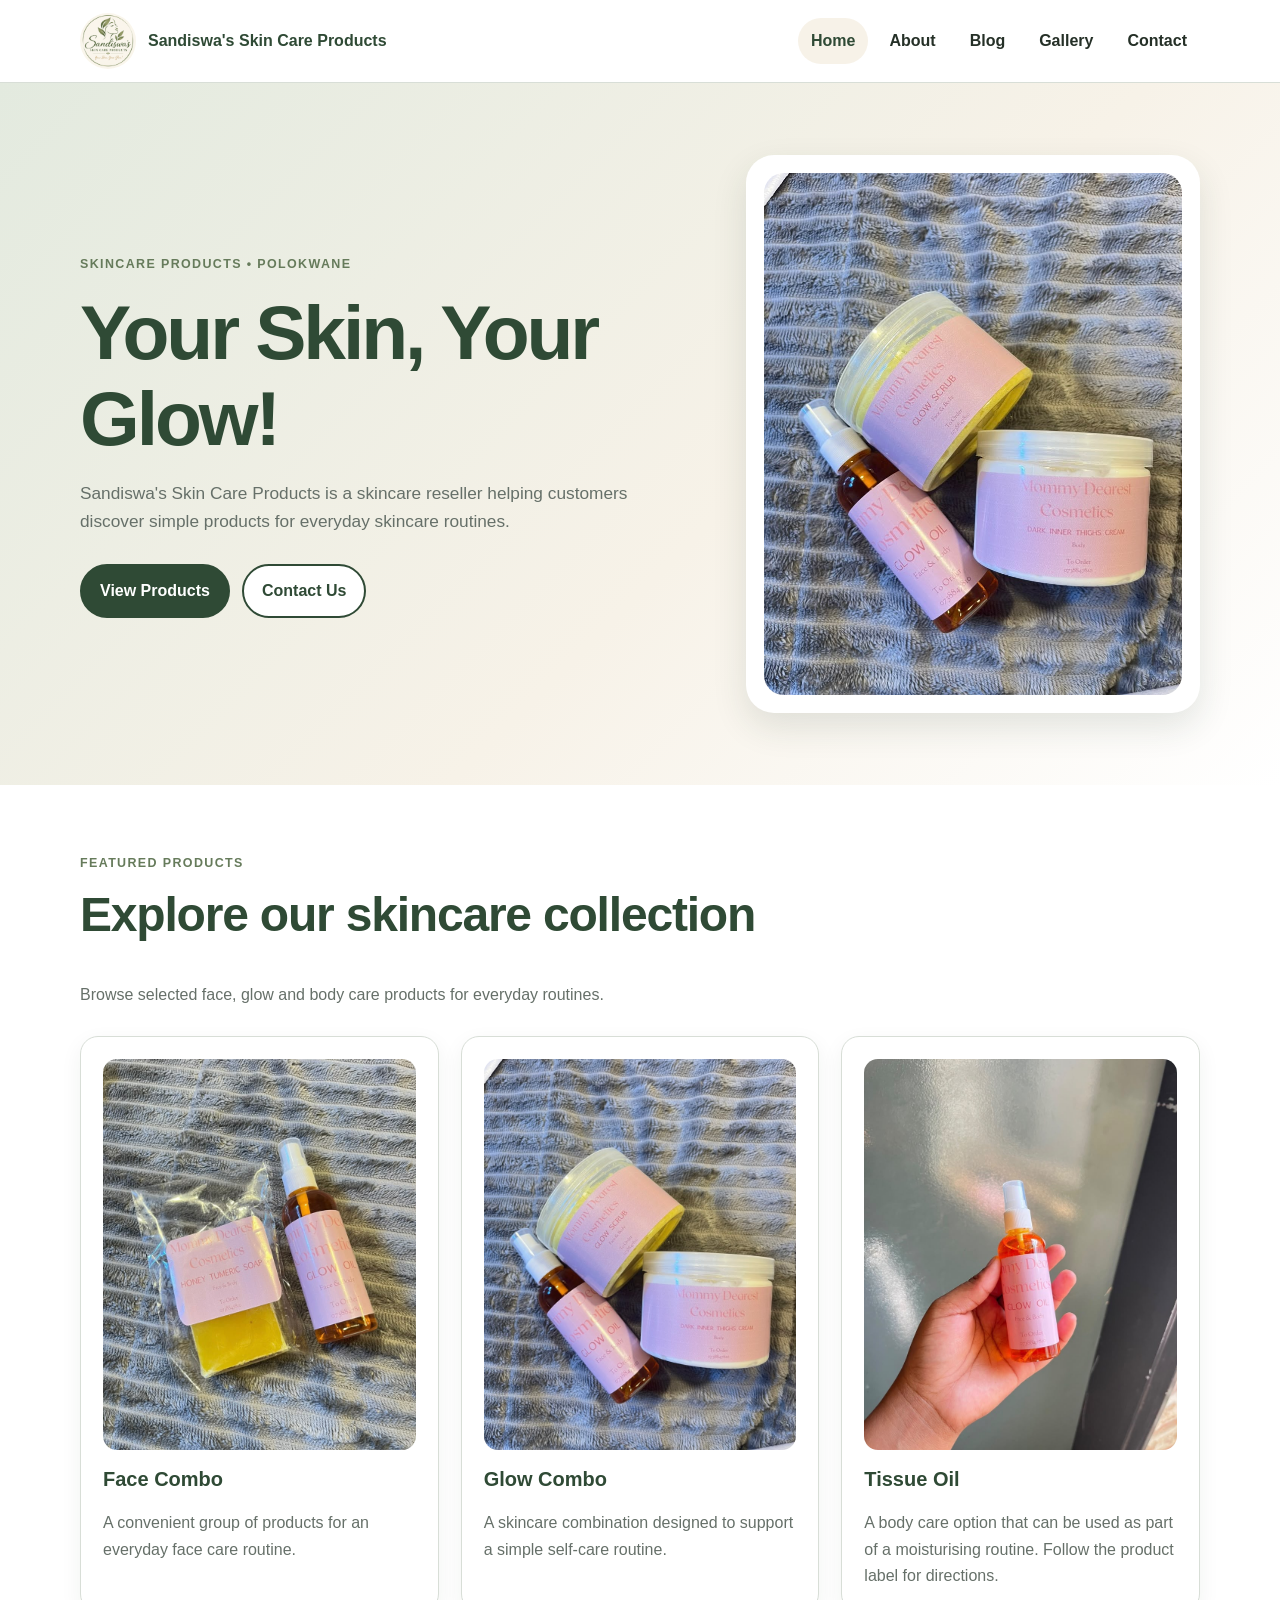
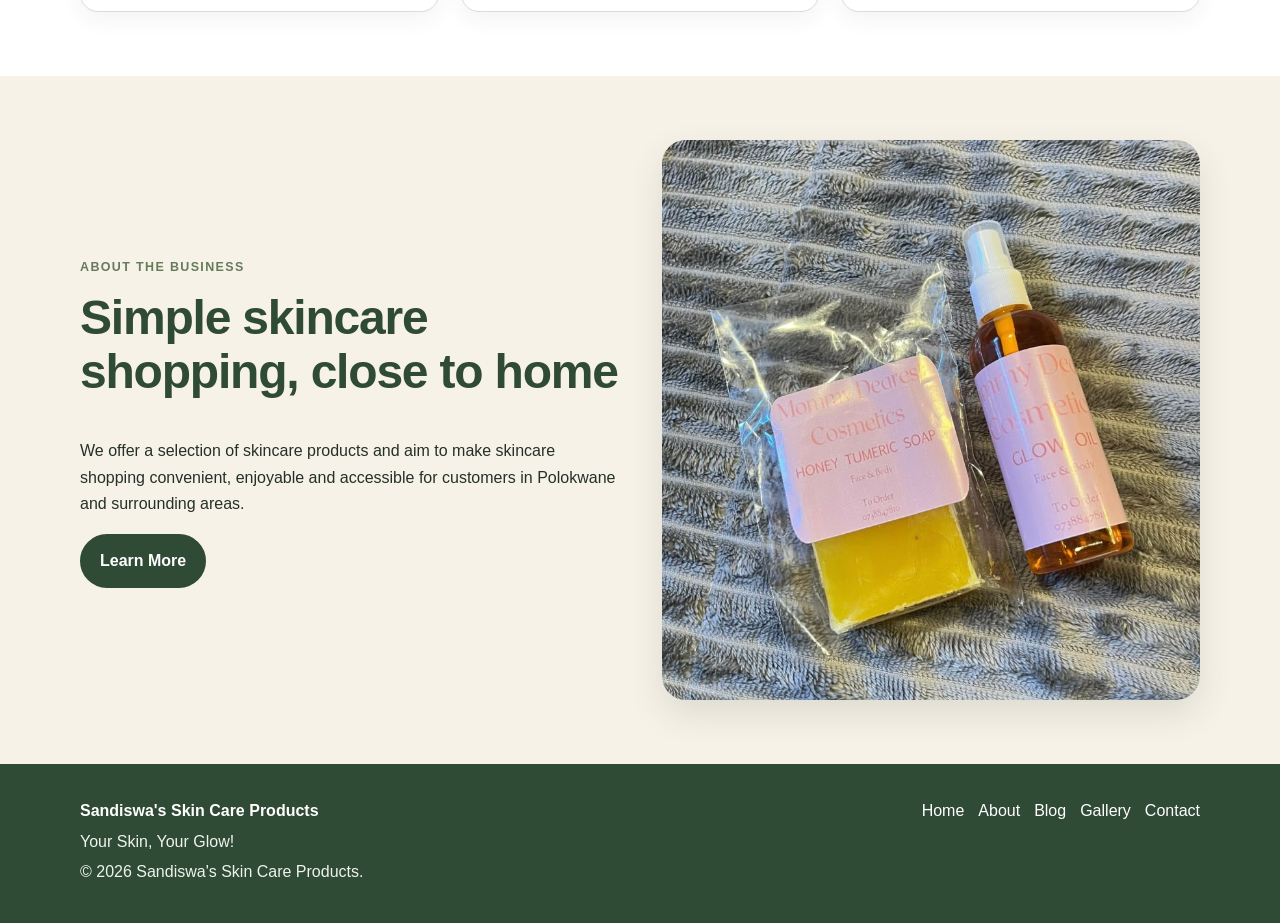
<file: index.html>
<!doctype html>
<html lang="en">
<head>
<meta charset="utf-8">
<meta name="viewport" content="width=device-width,initial-scale=1">
<meta name="description" content="Sandiswa's Skin Care Products in Polokwane offers a selection of skincare products for everyday routines.">
<title>Sandiswa's Skin Care Products | Home</title>
<link rel="stylesheet" href="assets/css/styles.css">
</head>
<body>
<header class="site-header">
  <div class="container header-inner">
    <a class="brand" href="index.html"><img src="assets/images/logo.png" alt="Sandiswa's Skin Care Products logo"><span>Sandiswa's Skin Care Products</span></a>
    <button class="nav-toggle" type="button" aria-expanded="false" aria-label="Open navigation">Menu</button>
    <nav class="site-nav" aria-label="Main navigation">
      <a class="active" href="index.html">Home</a>
      <a  href="about.html">About</a>
      <a  href="blog.html">Blog</a>
      <a  href="gallery.html">Gallery</a>
      <a  href="contact.html">Contact</a>
    </nav>
  </div>
</header>
<main>
<section class="hero"><div class="container hero-grid">
  <div><span class="eyebrow">Skincare products • Polokwane</span><h1>Your Skin, Your Glow!</h1><p class="lead">Sandiswa's Skin Care Products is a skincare reseller helping customers discover simple products for everyday skincare routines.</p><div class="hero-actions"><a class="btn btn-primary" href="gallery.html">View Products</a><a class="btn btn-secondary" href="contact.html">Contact Us</a></div></div>
  <div class="hero-card"><img src="assets/images/glow-combo.jpeg" alt="Glow Combo skincare products"></div>
</div></section>
<section><div class="container"><div class="section-heading"><span class="eyebrow">Featured products</span><h2>Explore our skincare collection</h2><p>Browse selected face, glow and body care products for everyday routines.</p></div>
<div class="cards">
  <article class="card"><img src="assets/images/face-combo.jpeg" alt="Face Combo skincare products"><h3>Face Combo</h3><p>A convenient group of products for an everyday face care routine.</p></article>
  <article class="card"><img src="assets/images/glow-combo.jpeg" alt="Glow Combo skincare products"><h3>Glow Combo</h3><p>A skincare combination designed to support a simple self-care routine.</p></article>
  <article class="card"><img src="assets/images/tissue-oil.jpeg" alt="Tissue Oil skincare product"><h3>Tissue Oil</h3><p>A body care option that can be used as part of a moisturising routine. Follow the product label for directions.</p></article>
</div></div></section>
<section class="section-alt"><div class="container split"><div><span class="eyebrow">About the business</span><h2>Simple skincare shopping, close to home</h2><p>We offer a selection of skincare products and aim to make skincare shopping convenient, enjoyable and accessible for customers in Polokwane and surrounding areas.</p><a class="btn btn-primary" href="about.html">Learn More</a></div><div class="split-media"><img src="assets/images/face-combo.jpeg" alt="Face Combo product"></div></div></section>
</main>
<footer class="site-footer">
  <div class="container footer-grid">
    <div><strong>Sandiswa's Skin Care Products</strong><p>Your Skin, Your Glow!</p><p>© 2026 Sandiswa's Skin Care Products.</p></div>
    <div class="footer-links"><a href="index.html">Home</a><a href="about.html">About</a><a href="blog.html">Blog</a><a href="gallery.html">Gallery</a><a href="contact.html">Contact</a></div>
  </div>
</footer>
<script src="assets/js/main.js"></script>
</body>
</html>
</file>
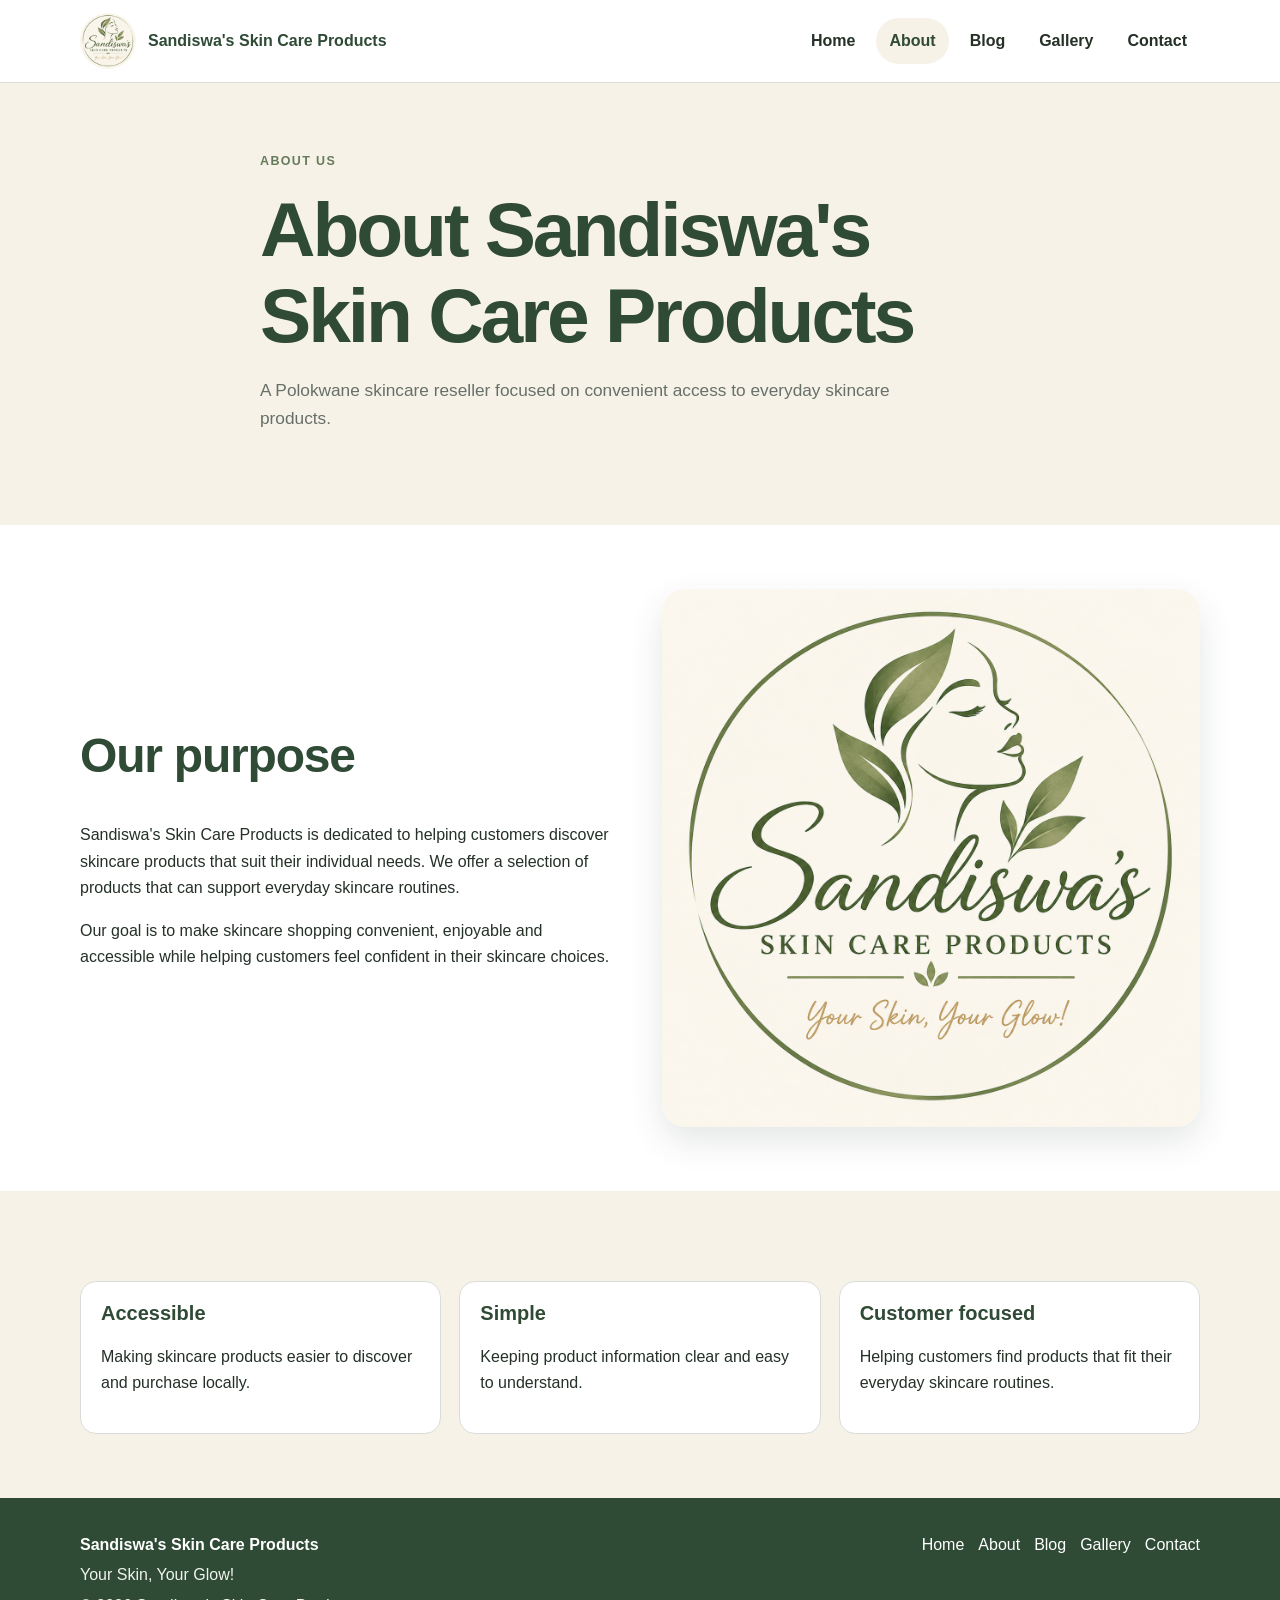
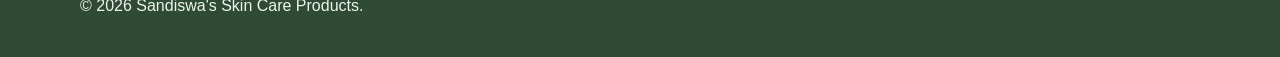
<file: about.html>
<!doctype html>
<html lang="en">
<head>
<meta charset="utf-8">
<meta name="viewport" content="width=device-width,initial-scale=1">
<meta name="description" content="Sandiswa's Skin Care Products in Polokwane offers a selection of skincare products for everyday routines.">
<title>About | Sandiswa's Skin Care Products</title>
<link rel="stylesheet" href="assets/css/styles.css">
</head>
<body>
<header class="site-header">
  <div class="container header-inner">
    <a class="brand" href="index.html"><img src="assets/images/logo.png" alt="Sandiswa's Skin Care Products logo"><span>Sandiswa's Skin Care Products</span></a>
    <button class="nav-toggle" type="button" aria-expanded="false" aria-label="Open navigation">Menu</button>
    <nav class="site-nav" aria-label="Main navigation">
      <a  href="index.html">Home</a>
      <a class="active" href="about.html">About</a>
      <a  href="blog.html">Blog</a>
      <a  href="gallery.html">Gallery</a>
      <a  href="contact.html">Contact</a>
    </nav>
  </div>
</header>
<main>
<section class="section-alt"><div class="container section-heading"><span class="eyebrow">About us</span><h1>About Sandiswa's Skin Care Products</h1><p class="lead">A Polokwane skincare reseller focused on convenient access to everyday skincare products.</p></div></section>
<section><div class="container split"><div><h2>Our purpose</h2><p>Sandiswa's Skin Care Products is dedicated to helping customers discover skincare products that suit their individual needs. We offer a selection of products that can support everyday skincare routines.</p><p>Our goal is to make skincare shopping convenient, enjoyable and accessible while helping customers feel confident in their skincare choices.</p></div><div class="split-media"><img src="assets/images/logo.png" alt="Sandiswa's Skin Care Products logo"></div></div></section>
<section class="section-alt"><div class="container"><div class="features"><div class="feature"><h3>Accessible</h3><p>Making skincare products easier to discover and purchase locally.</p></div><div class="feature"><h3>Simple</h3><p>Keeping product information clear and easy to understand.</p></div><div class="feature"><h3>Customer focused</h3><p>Helping customers find products that fit their everyday skincare routines.</p></div></div></div></section>
</main>
<footer class="site-footer">
  <div class="container footer-grid">
    <div><strong>Sandiswa's Skin Care Products</strong><p>Your Skin, Your Glow!</p><p>© 2026 Sandiswa's Skin Care Products.</p></div>
    <div class="footer-links"><a href="index.html">Home</a><a href="about.html">About</a><a href="blog.html">Blog</a><a href="gallery.html">Gallery</a><a href="contact.html">Contact</a></div>
  </div>
</footer>
<script src="assets/js/main.js"></script>
</body>
</html>
</file>
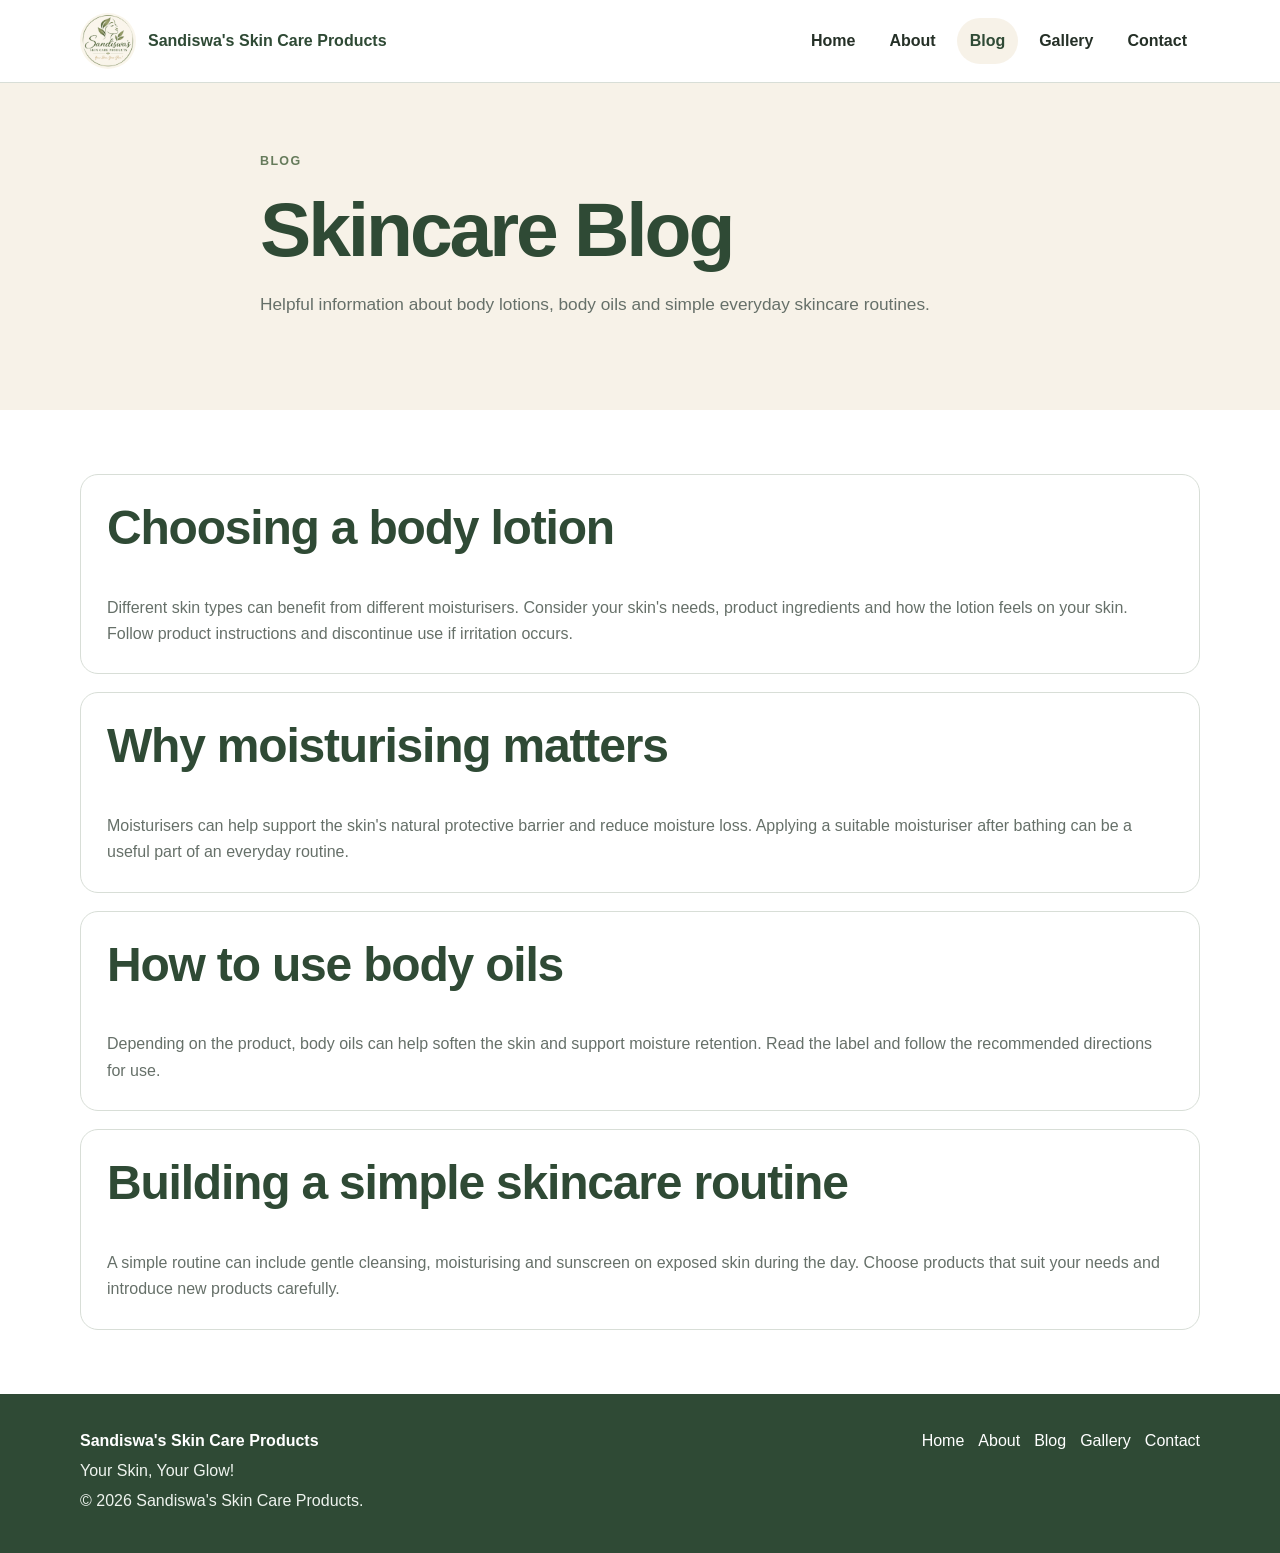
<file: blog.html>
<!doctype html>
<html lang="en">
<head>
<meta charset="utf-8">
<meta name="viewport" content="width=device-width,initial-scale=1">
<meta name="description" content="Sandiswa's Skin Care Products in Polokwane offers a selection of skincare products for everyday routines.">
<title>Blog | Sandiswa's Skin Care Products</title>
<link rel="stylesheet" href="assets/css/styles.css">
</head>
<body>
<header class="site-header">
  <div class="container header-inner">
    <a class="brand" href="index.html"><img src="assets/images/logo.png" alt="Sandiswa's Skin Care Products logo"><span>Sandiswa's Skin Care Products</span></a>
    <button class="nav-toggle" type="button" aria-expanded="false" aria-label="Open navigation">Menu</button>
    <nav class="site-nav" aria-label="Main navigation">
      <a  href="index.html">Home</a>
      <a  href="about.html">About</a>
      <a class="active" href="blog.html">Blog</a>
      <a  href="gallery.html">Gallery</a>
      <a  href="contact.html">Contact</a>
    </nav>
  </div>
</header>
<main>
<section class="section-alt"><div class="container section-heading"><span class="eyebrow">Blog</span><h1>Skincare Blog</h1><p class="lead">Helpful information about body lotions, body oils and simple everyday skincare routines.</p></div></section>
<section><div class="container blog-list">
<article class="blog-card"><h2>Choosing a body lotion</h2><p>Different skin types can benefit from different moisturisers. Consider your skin's needs, product ingredients and how the lotion feels on your skin. Follow product instructions and discontinue use if irritation occurs.</p></article>
<article class="blog-card"><h2>Why moisturising matters</h2><p>Moisturisers can help support the skin's natural protective barrier and reduce moisture loss. Applying a suitable moisturiser after bathing can be a useful part of an everyday routine.</p></article>
<article class="blog-card"><h2>How to use body oils</h2><p>Depending on the product, body oils can help soften the skin and support moisture retention. Read the label and follow the recommended directions for use.</p></article>
<article class="blog-card"><h2>Building a simple skincare routine</h2><p>A simple routine can include gentle cleansing, moisturising and sunscreen on exposed skin during the day. Choose products that suit your needs and introduce new products carefully.</p></article>
</div></section>
</main>
<footer class="site-footer">
  <div class="container footer-grid">
    <div><strong>Sandiswa's Skin Care Products</strong><p>Your Skin, Your Glow!</p><p>© 2026 Sandiswa's Skin Care Products.</p></div>
    <div class="footer-links"><a href="index.html">Home</a><a href="about.html">About</a><a href="blog.html">Blog</a><a href="gallery.html">Gallery</a><a href="contact.html">Contact</a></div>
  </div>
</footer>
<script src="assets/js/main.js"></script>
</body>
</html>
</file>
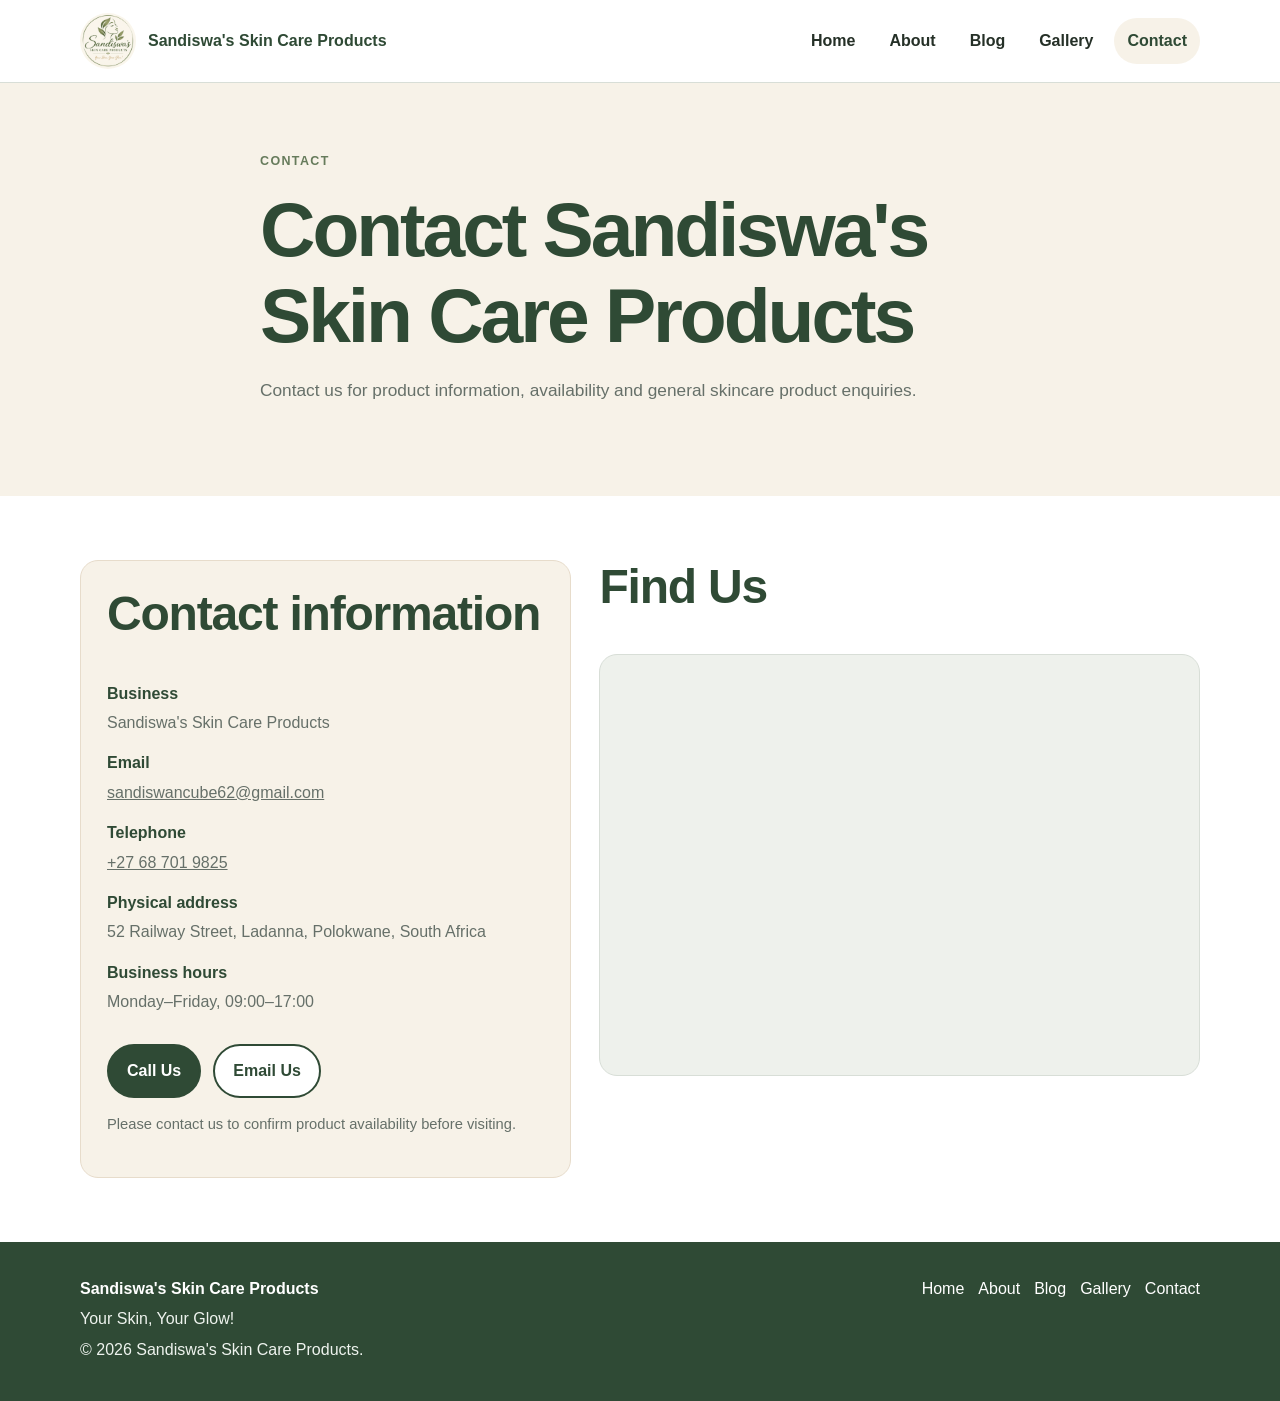
<file: contact.html>
<!doctype html>
<html lang="en">
<head>
<meta charset="utf-8">
<meta name="viewport" content="width=device-width,initial-scale=1">
<meta name="description" content="Sandiswa's Skin Care Products in Polokwane offers a selection of skincare products for everyday routines.">
<title>Contact | Sandiswa's Skin Care Products</title>
<link rel="stylesheet" href="assets/css/styles.css">
</head>
<body>
<header class="site-header">
  <div class="container header-inner">
    <a class="brand" href="index.html"><img src="assets/images/logo.png" alt="Sandiswa's Skin Care Products logo"><span>Sandiswa's Skin Care Products</span></a>
    <button class="nav-toggle" type="button" aria-expanded="false" aria-label="Open navigation">Menu</button>
    <nav class="site-nav" aria-label="Main navigation">
      <a  href="index.html">Home</a>
      <a  href="about.html">About</a>
      <a  href="blog.html">Blog</a>
      <a  href="gallery.html">Gallery</a>
      <a class="active" href="contact.html">Contact</a>
    </nav>
  </div>
</header>
<main>
<section class="section-alt"><div class="container section-heading"><span class="eyebrow">Contact</span><h1>Contact Sandiswa's Skin Care Products</h1><p class="lead">Contact us for product information, availability and general skincare product enquiries.</p></div></section>
<section><div class="container contact-grid">
<div class="contact-card"><h2>Contact information</h2><dl>
<dt>Business</dt><dd>Sandiswa's Skin Care Products</dd>
<dt>Email</dt><dd><a href="mailto:sandiswancube62@gmail.com">sandiswancube62@gmail.com</a></dd>
<dt>Telephone</dt><dd><a href="tel:+27687019825">+27 68 701 9825</a></dd>
<dt>Physical address</dt><dd>52 Railway Street, Ladanna, Polokwane, South Africa</dd>
<dt>Business hours</dt><dd>Monday–Friday, 09:00–17:00</dd>
</dl><div class="hero-actions"><a class="btn btn-primary" href="tel:+27687019825">Call Us</a><a class="btn btn-secondary" href="mailto:sandiswancube62@gmail.com">Email Us</a></div><p class="notice">Please contact us to confirm product availability before visiting.</p></div>
<div><h2>Find Us</h2><div class="map-wrap"><iframe title="Map showing 52 Railway Street, Ladanna, Polokwane" loading="lazy" src="https://www.google.com/maps?q=52%20Railway%20Street%2C%20Ladanna%2C%20Polokwane%2C%20South%20Africa&output=embed"></iframe></div></div>
</div></section>
</main>
<footer class="site-footer">
  <div class="container footer-grid">
    <div><strong>Sandiswa's Skin Care Products</strong><p>Your Skin, Your Glow!</p><p>© 2026 Sandiswa's Skin Care Products.</p></div>
    <div class="footer-links"><a href="index.html">Home</a><a href="about.html">About</a><a href="blog.html">Blog</a><a href="gallery.html">Gallery</a><a href="contact.html">Contact</a></div>
  </div>
</footer>
<script src="assets/js/main.js"></script>
</body>
</html>
</file>
<file: assets/css/styles.css>
*{box-sizing:border-box}
:root{
  --forest:#2f4a35;
  --sage:#7f956e;
  --sage-dark:#667b5b;
  --cream:#f7f2e8;
  --sand:#eadfcd;
  --white:#ffffff;
  --ink:#253027;
  --muted:#667069;
  --line:#d8ded7;
  --shadow:0 14px 35px rgba(32,57,39,.12);
  --radius:18px;
}
html{scroll-behavior:smooth}
body{margin:0;font-family:Arial,Helvetica,sans-serif;background:var(--white);color:var(--ink);line-height:1.65}
img{max-width:100%;display:block}
a{color:inherit}
.container{width:min(1120px,calc(100% - 36px));margin:0 auto}
.site-header{position:sticky;top:0;z-index:1000;background:rgba(255,255,255,.96);border-bottom:1px solid var(--line);backdrop-filter:blur(10px)}
.header-inner{min-height:82px;display:flex;align-items:center;justify-content:space-between;gap:24px}
.brand{display:flex;align-items:center;gap:12px;text-decoration:none;font-weight:800;color:var(--forest)}
.brand img{width:56px;height:56px;object-fit:contain;border-radius:50%}
.brand span{font-size:1rem;line-height:1.2}
.nav-toggle{display:none;border:0;background:var(--forest);color:#fff;border-radius:10px;padding:10px 12px;font-weight:700;cursor:pointer}
.site-nav{display:flex;gap:8px;align-items:center}
.site-nav a{text-decoration:none;font-weight:700;padding:10px 13px;border-radius:999px;color:var(--ink)}
.site-nav a:hover,.site-nav a.active{background:var(--cream);color:var(--forest)}
.hero{background:linear-gradient(135deg,#e3eadf 0%,#f7f2e8 58%,#ffffff 100%);padding:72px 0}
.hero-grid{display:grid;grid-template-columns:1.15fr .85fr;gap:52px;align-items:center}
.eyebrow{display:inline-block;margin-bottom:14px;color:var(--sage-dark);font-weight:800;text-transform:uppercase;letter-spacing:.11em;font-size:.78rem}
h1,h2,h3{line-height:1.12;margin-top:0;color:var(--forest)}
h1{font-size:clamp(2.45rem,6vw,5rem);margin-bottom:18px;letter-spacing:-.04em}
h2{font-size:clamp(1.9rem,4vw,3rem);letter-spacing:-.025em}
h3{font-size:1.25rem}
.lead{font-size:1.08rem;color:var(--muted);max-width:680px}
.hero-actions{display:flex;flex-wrap:wrap;gap:12px;margin-top:28px}
.btn{display:inline-block;text-decoration:none;font-weight:800;padding:12px 18px;border-radius:999px;border:2px solid var(--forest);transition:.2s ease}
.btn-primary{background:var(--forest);color:#fff}
.btn-primary:hover{background:var(--sage-dark);border-color:var(--sage-dark)}
.btn-secondary{background:#fff;color:var(--forest)}
.btn-secondary:hover{background:var(--cream)}
.hero-card{background:#fff;padding:18px;border-radius:28px;box-shadow:var(--shadow)}
.hero-card img{width:100%;aspect-ratio:4/5;object-fit:cover;border-radius:20px}
section{padding:64px 0}
.section-alt{background:var(--cream)}
.section-heading{max-width:760px;margin-bottom:28px}
.section-heading p{color:var(--muted);margin-bottom:0}
.cards{display:grid;grid-template-columns:repeat(3,1fr);gap:22px}
.card{background:#fff;border:1px solid var(--line);border-radius:var(--radius);padding:22px;box-shadow:0 7px 22px rgba(32,57,39,.06)}
.card img{width:100%;aspect-ratio:4/5;object-fit:cover;border-radius:14px;margin-bottom:18px;background:#eef1ec}
.card p{color:var(--muted);margin-bottom:0}
.split{display:grid;grid-template-columns:1fr 1fr;gap:44px;align-items:center}
.split-media img{width:100%;max-height:560px;object-fit:cover;border-radius:24px;box-shadow:var(--shadow)}
.features{display:grid;grid-template-columns:repeat(3,1fr);gap:18px;margin-top:26px}
.feature{padding:20px;border-radius:16px;background:#fff;border:1px solid var(--line)}
.blog-list{display:grid;gap:18px}
.blog-card{background:#fff;border:1px solid var(--line);border-radius:var(--radius);padding:26px}
.blog-card p{color:var(--muted);margin-bottom:0}
.gallery-grid{display:grid;grid-template-columns:repeat(3,1fr);gap:20px}
.gallery-item{background:#fff;border-radius:var(--radius);border:1px solid var(--line);overflow:hidden;box-shadow:0 7px 22px rgba(32,57,39,.07)}
.gallery-item button{border:0;background:none;padding:0;width:100%;cursor:pointer}
.gallery-item img{width:100%;aspect-ratio:4/5;object-fit:cover;background:#eef1ec}
.gallery-copy{padding:18px}
.gallery-copy p{margin:0;color:var(--muted)}
.contact-grid{display:grid;grid-template-columns:.9fr 1.1fr;gap:28px;align-items:start}
.contact-card{background:var(--cream);border:1px solid #e7dccb;border-radius:var(--radius);padding:26px}
.contact-card dl{margin:0}
.contact-card dt{font-weight:800;color:var(--forest);margin-top:14px}
.contact-card dt:first-child{margin-top:0}
.contact-card dd{margin:3px 0 0;color:var(--muted)}
.map-wrap{border-radius:var(--radius);overflow:hidden;border:1px solid var(--line);min-height:420px;background:#eef1ec}
.map-wrap iframe{width:100%;height:420px;border:0;display:block}
.notice{font-size:.92rem;color:var(--muted);margin-top:14px}
.site-footer{background:var(--forest);color:#fff;padding:34px 0}
.footer-grid{display:flex;justify-content:space-between;gap:24px;align-items:flex-start;flex-wrap:wrap}
.site-footer p{margin:.25rem 0;color:#eef3ee}
.footer-links{display:flex;gap:14px;flex-wrap:wrap}
.footer-links a{color:#fff;text-decoration:none}
.footer-links a:hover{text-decoration:underline}
.lightbox{position:fixed;inset:0;background:rgba(8,18,11,.88);display:none;align-items:center;justify-content:center;padding:24px;z-index:2000}
.lightbox.open{display:flex}
.lightbox img{max-width:min(900px,94vw);max-height:88vh;object-fit:contain;border-radius:16px;background:#fff}
.lightbox-close{position:absolute;top:20px;right:24px;border:0;border-radius:999px;background:#fff;color:var(--forest);width:44px;height:44px;font-size:1.5rem;cursor:pointer}
@media (max-width:900px){
  .hero-grid,.split,.contact-grid{grid-template-columns:1fr}
  .cards,.features,.gallery-grid{grid-template-columns:repeat(2,1fr)}
}
@media (max-width:700px){
  .header-inner{min-height:72px}
  .brand span{display:none}
  .nav-toggle{display:block}
  .site-nav{position:absolute;left:18px;right:18px;top:72px;background:#fff;border:1px solid var(--line);border-radius:16px;padding:10px;display:none;flex-direction:column;align-items:stretch;box-shadow:var(--shadow)}
  .site-nav.open{display:flex}
  .site-nav a{text-align:center}
  .hero{padding:48px 0}
  section{padding:48px 0}
  .cards,.features,.gallery-grid{grid-template-columns:1fr}
}
</file>
